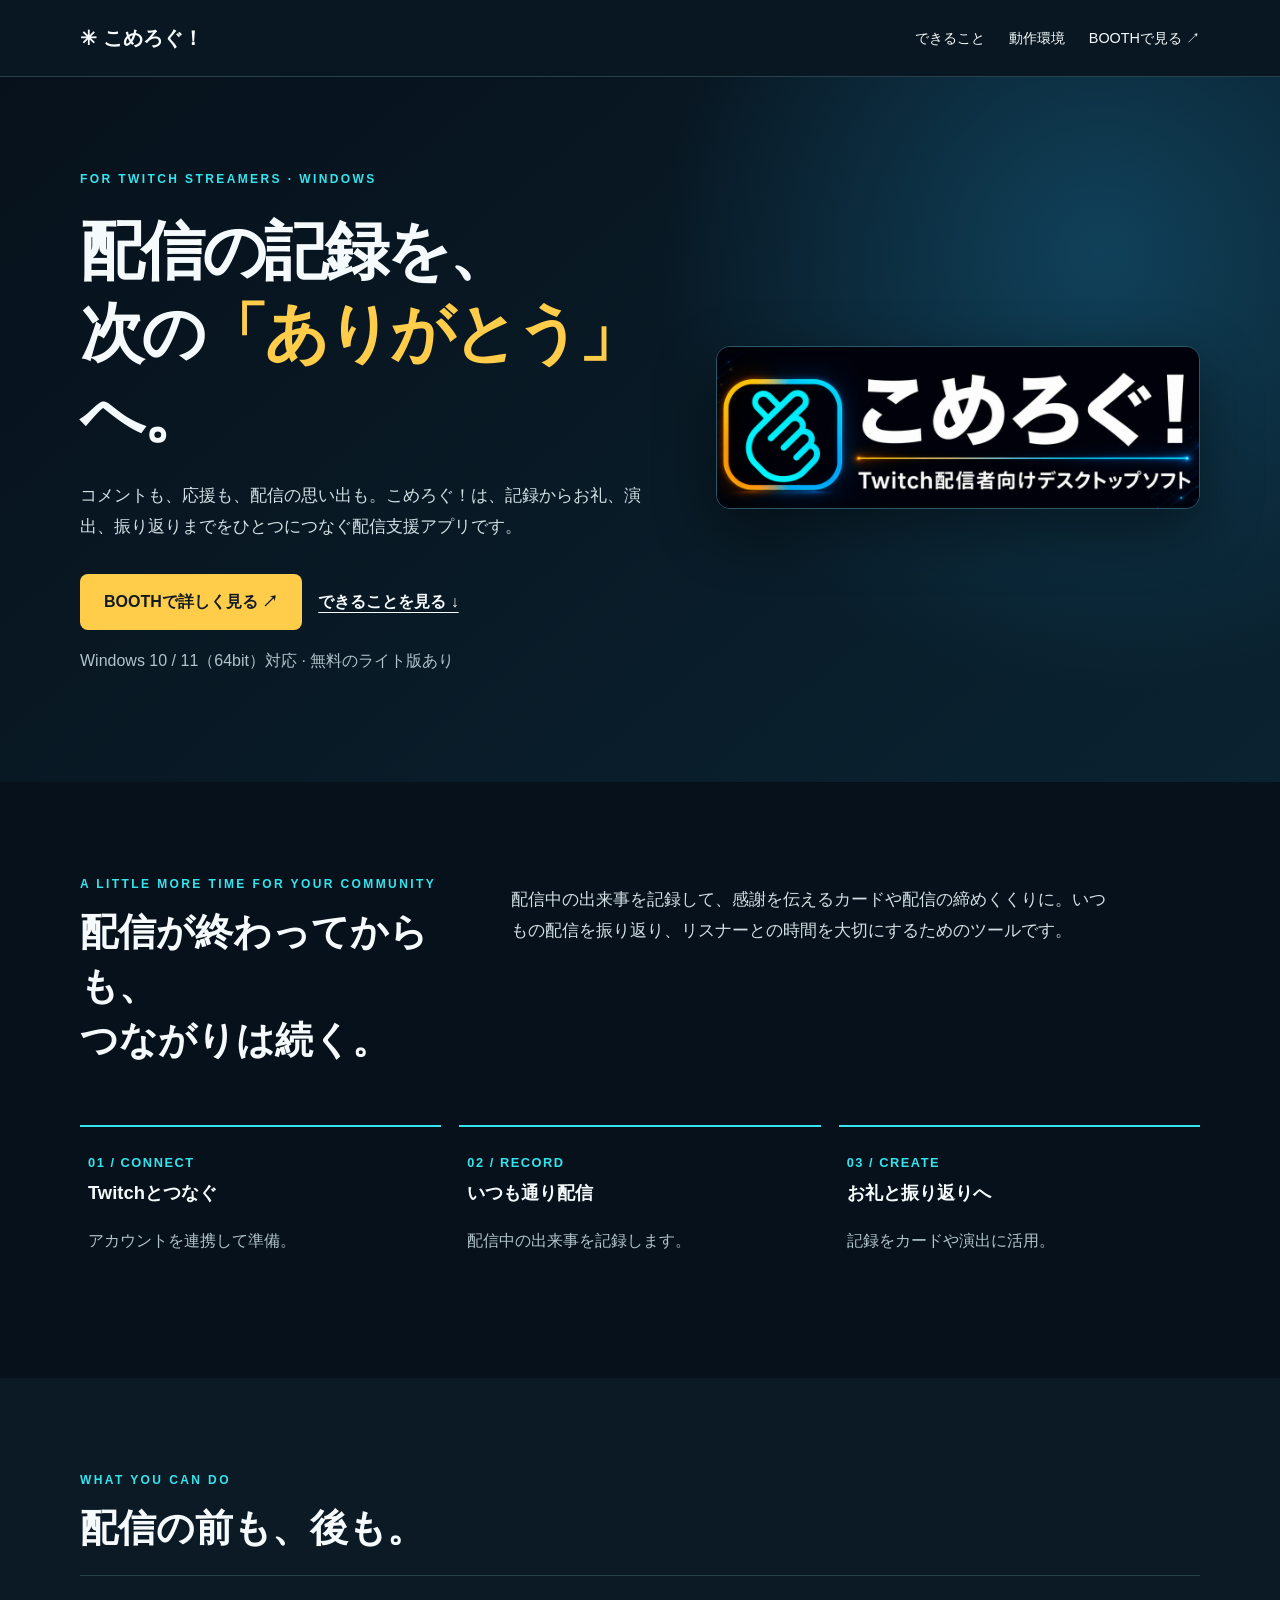
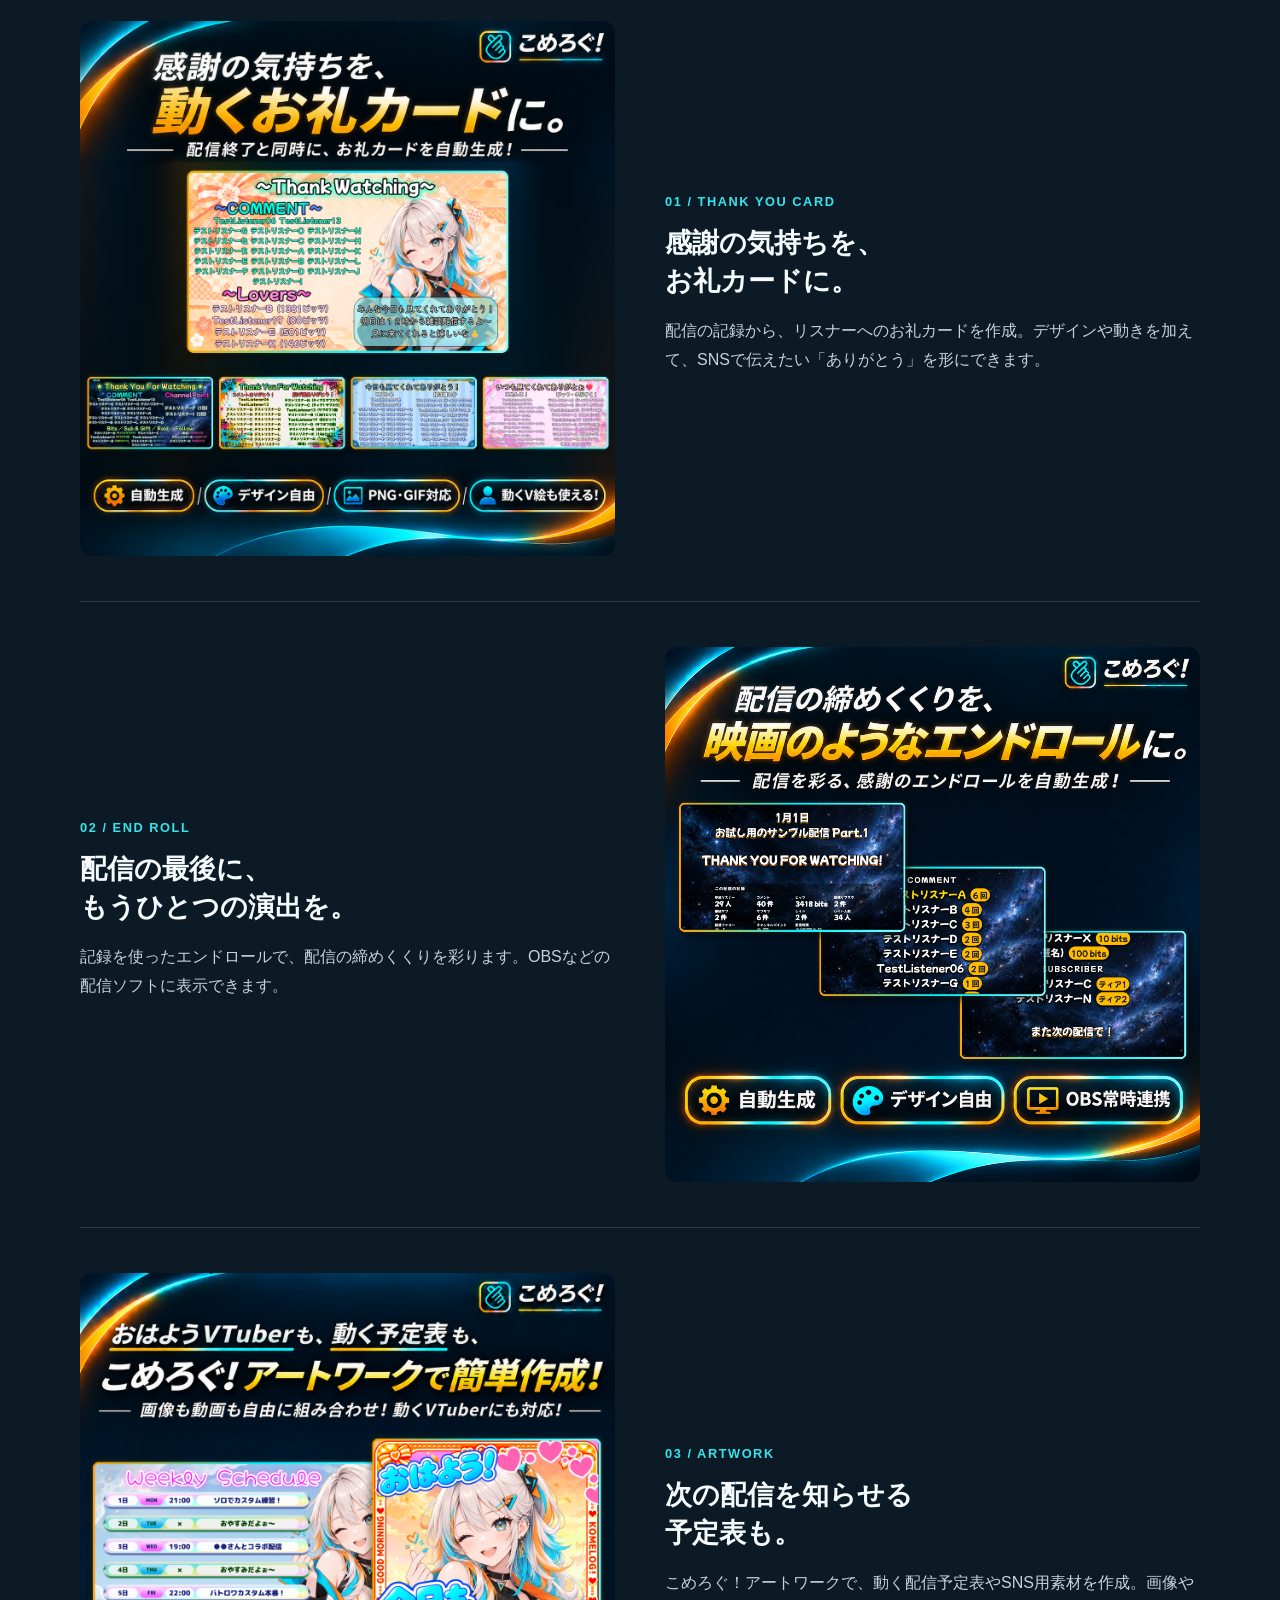
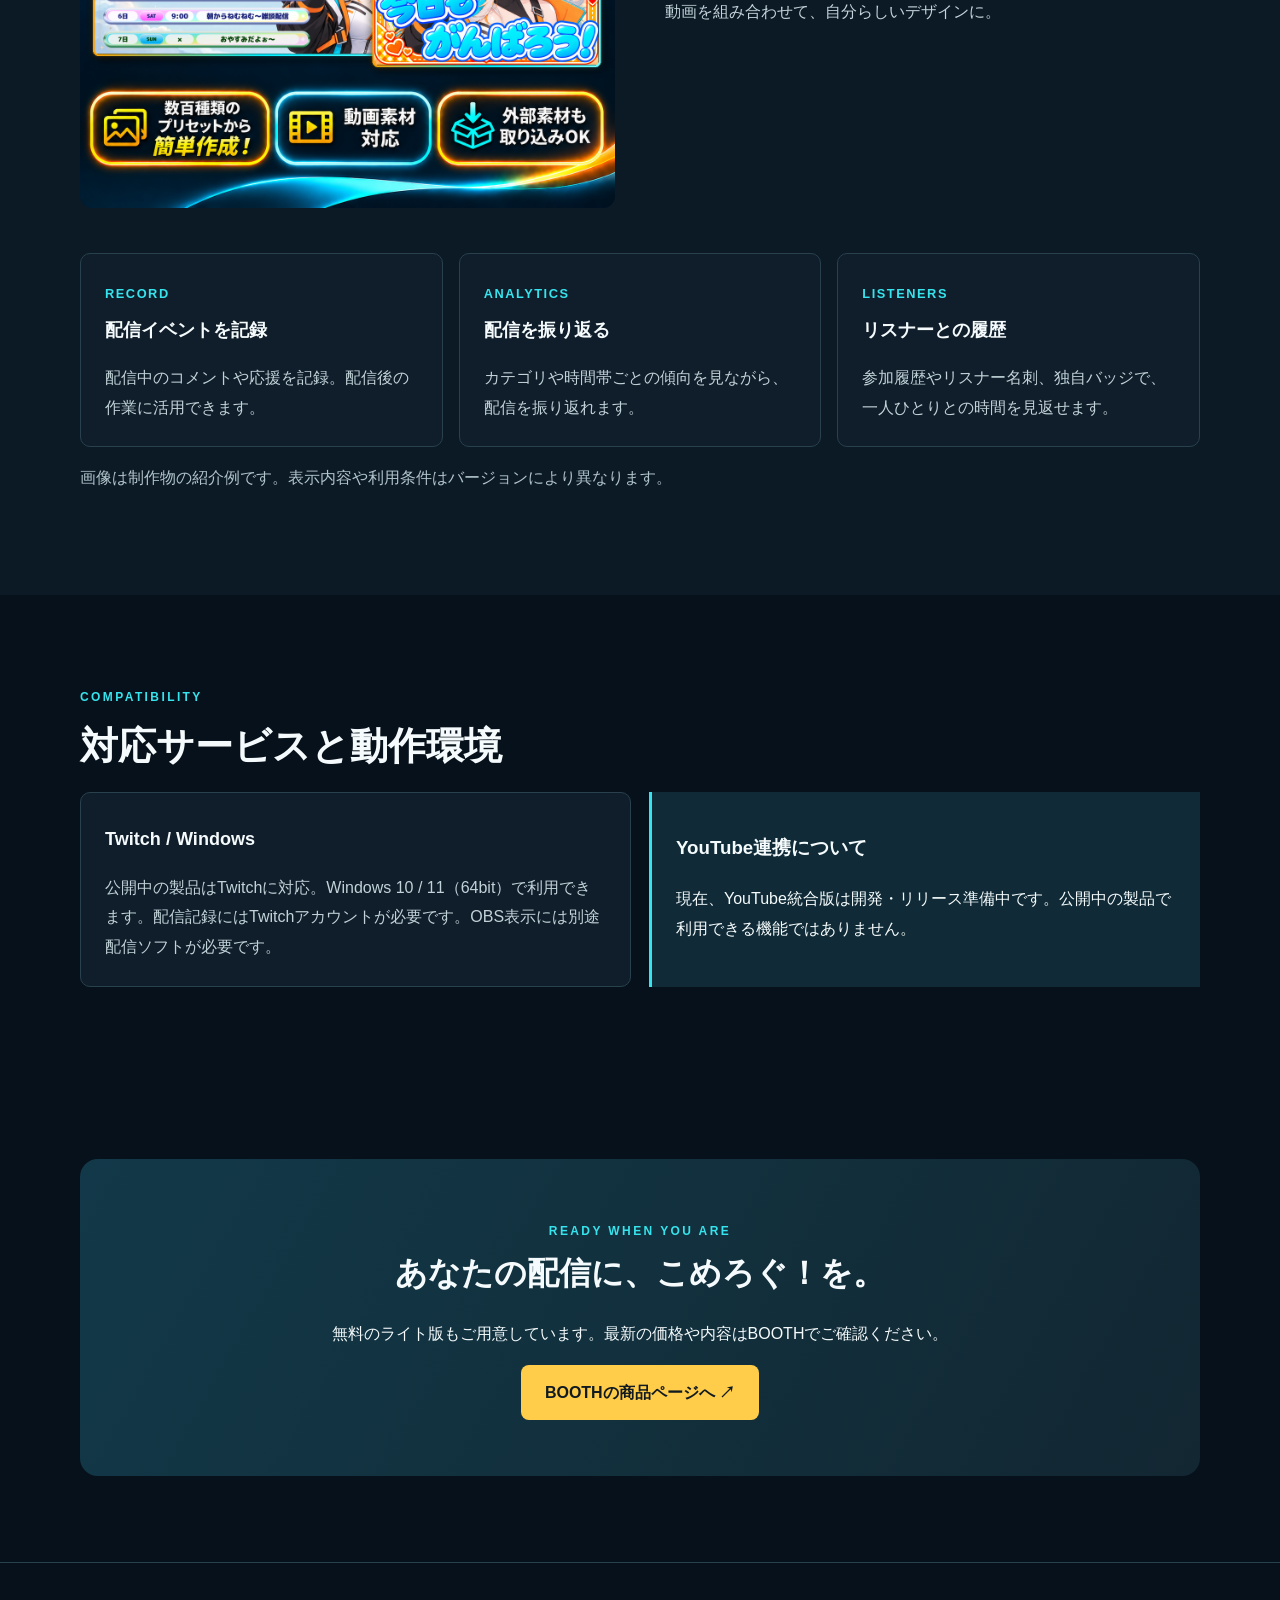
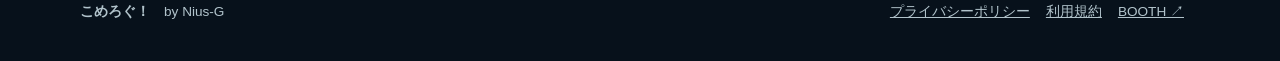
<file: index.html>
<!doctype html><html lang="ja"><head><meta name="google-site-verification" content="UVRrSJT2i6ZaQiTYzdCLrqyXyvm98RT0qCq4ffOTRlQ" /><meta charset="utf-8"><meta name="viewport" content="width=device-width,initial-scale=1"><title>配信の記録を、次の「ありがとう」へ | こめろぐ！</title><meta name="description" content="Windows向け配信支援アプリ。Twitch配信の記録から、お礼カードやエンドロール、配信の振り返りまで。"><meta property="og:type" content="website"><meta property="og:title" content="配信の記録を、次の「ありがとう」へ | こめろぐ！"><meta property="og:description" content="Windows向け配信支援アプリ。Twitch配信の記録から、お礼カードやエンドロール、配信の振り返りまで。"><meta property="og:image" content="brand.png"><link rel="icon" href="icon.png"><link rel="stylesheet" href="style.css"></head><body><header><div class="wrap"><a class="brand" href="index.html">✳ こめろぐ！</a><nav aria-label="メインナビゲーション"><a href="index.html#features">できること</a><a href="index.html#environment">動作環境</a><a href="https://niusg.booth.pm/items/8776690">BOOTHで見る ↗</a></nav></div></header><main><div class="hero"><div class="wrap hero-grid"><div><span class="eyebrow">For Twitch streamers · Windows</span><h1>配信の記録を、<br>次の<em>「ありがとう」</em>へ。</h1><p class="lead">コメントも、応援も、配信の思い出も。こめろぐ！は、記録からお礼、演出、振り返りまでをひとつにつなぐ配信支援アプリです。</p><div class="actions"><a class="button" href="https://niusg.booth.pm/items/8776690">BOOTHで詳しく見る ↗</a><a class="textlink" href="#features">できることを見る ↓</a></div><p class="muted">Windows 10 / 11（64bit）対応 · 無料のライト版あり</p></div><img src="brand.png" alt="こめろぐ！ Twitch配信者向けデスクトップソフトのロゴ"></div></div><section><div class="wrap"><div class="intro"><div><span class="eyebrow">A little more time for your community</span><h2 class="section-title">配信が終わってからも、<br>つながりは続く。</h2></div><p class="lead">配信中の出来事を記録して、感謝を伝えるカードや配信の締めくくりに。いつもの配信を振り返り、リスナーとの時間を大切にするためのツールです。</p></div><div class="steps"><div class="step"><span class="num">01 / CONNECT</span><br><b>Twitchとつなぐ</b><p class="muted">アカウントを連携して準備。</p></div><div class="step"><span class="num">02 / RECORD</span><br><b>いつも通り配信</b><p class="muted">配信中の出来事を記録します。</p></div><div class="step"><span class="num">03 / CREATE</span><br><b>お礼と振り返りへ</b><p class="muted">記録をカードや演出に活用。</p></div></div></div></section><section class="features" id="features"><div class="wrap"><span class="eyebrow">What you can do</span><h2 class="section-title">配信の前も、後も。</h2><div class="feature"><div class="feature-image"><img src="card.png" alt="こめろぐ！で作った動くお礼カードの紹介画像" loading="lazy"></div><div><span class="num">01 / THANK YOU CARD</span><h3>感謝の気持ちを、<br>お礼カードに。</h3><p>配信の記録から、リスナーへのお礼カードを作成。デザインや動きを加えて、SNSで伝えたい「ありがとう」を形にできます。</p></div></div><div class="feature"><div class="feature-image"><img src="credits.png" alt="こめろぐ！のエンドロール機能の紹介画像" loading="lazy"></div><div><span class="num">02 / END ROLL</span><h3>配信の最後に、<br>もうひとつの演出を。</h3><p>記録を使ったエンドロールで、配信の締めくくりを彩ります。OBSなどの配信ソフトに表示できます。</p></div></div><div class="feature"><div class="feature-image"><img src="artwork.png" alt="配信予定表とSNS用画像を紹介するこめろぐ！アートワークの画像" loading="lazy"></div><div><span class="num">03 / ARTWORK</span><h3>次の配信を知らせる<br>予定表も。</h3><p>こめろぐ！アートワークで、動く配信予定表やSNS用素材を作成。画像や動画を組み合わせて、自分らしいデザインに。</p></div></div><div class="grid"><article class="tile"><span class="num">RECORD</span><h3>配信イベントを記録</h3><p>配信中のコメントや応援を記録。配信後の作業に活用できます。</p></article><article class="tile"><span class="num">ANALYTICS</span><h3>配信を振り返る</h3><p>カテゴリや時間帯ごとの傾向を見ながら、配信を振り返れます。</p></article><article class="tile"><span class="num">LISTENERS</span><h3>リスナーとの履歴</h3><p>参加履歴やリスナー名刺、独自バッジで、一人ひとりとの時間を見返せます。</p></article></div><p class="muted">画像は制作物の紹介例です。表示内容や利用条件はバージョンにより異なります。</p></div></section><section id="environment"><div class="wrap"><span class="eyebrow">Compatibility</span><h2 class="section-title">対応サービスと動作環境</h2><div class="env"><div class="tile"><h3>Twitch / Windows</h3><p>公開中の製品はTwitchに対応。Windows 10 / 11（64bit）で利用できます。配信記録にはTwitchアカウントが必要です。OBS表示には別途配信ソフトが必要です。</p></div><div class="notice"><h3>YouTube連携について</h3><p>現在、YouTube統合版は開発・リリース準備中です。公開中の製品で利用できる機能ではありません。</p></div></div></div></section><section><div class="wrap"><div class="cta"><span class="eyebrow">Ready when you are</span><h2>あなたの配信に、こめろぐ！を。</h2><p>無料のライト版もご用意しています。最新の価格や内容はBOOTHでご確認ください。</p><a class="button" href="https://niusg.booth.pm/items/8776690">BOOTHの商品ページへ ↗</a></div></div></section></main><footer><div class="wrap"><div><strong>こめろぐ！</strong>　by Nius-G</div><div><a href="privacy.html">プライバシーポリシー</a><a href="terms.html">利用規約</a><a href="https://niusg.booth.pm/items/8776690">BOOTH ↗</a></div></div></footer></body></html>
</file>
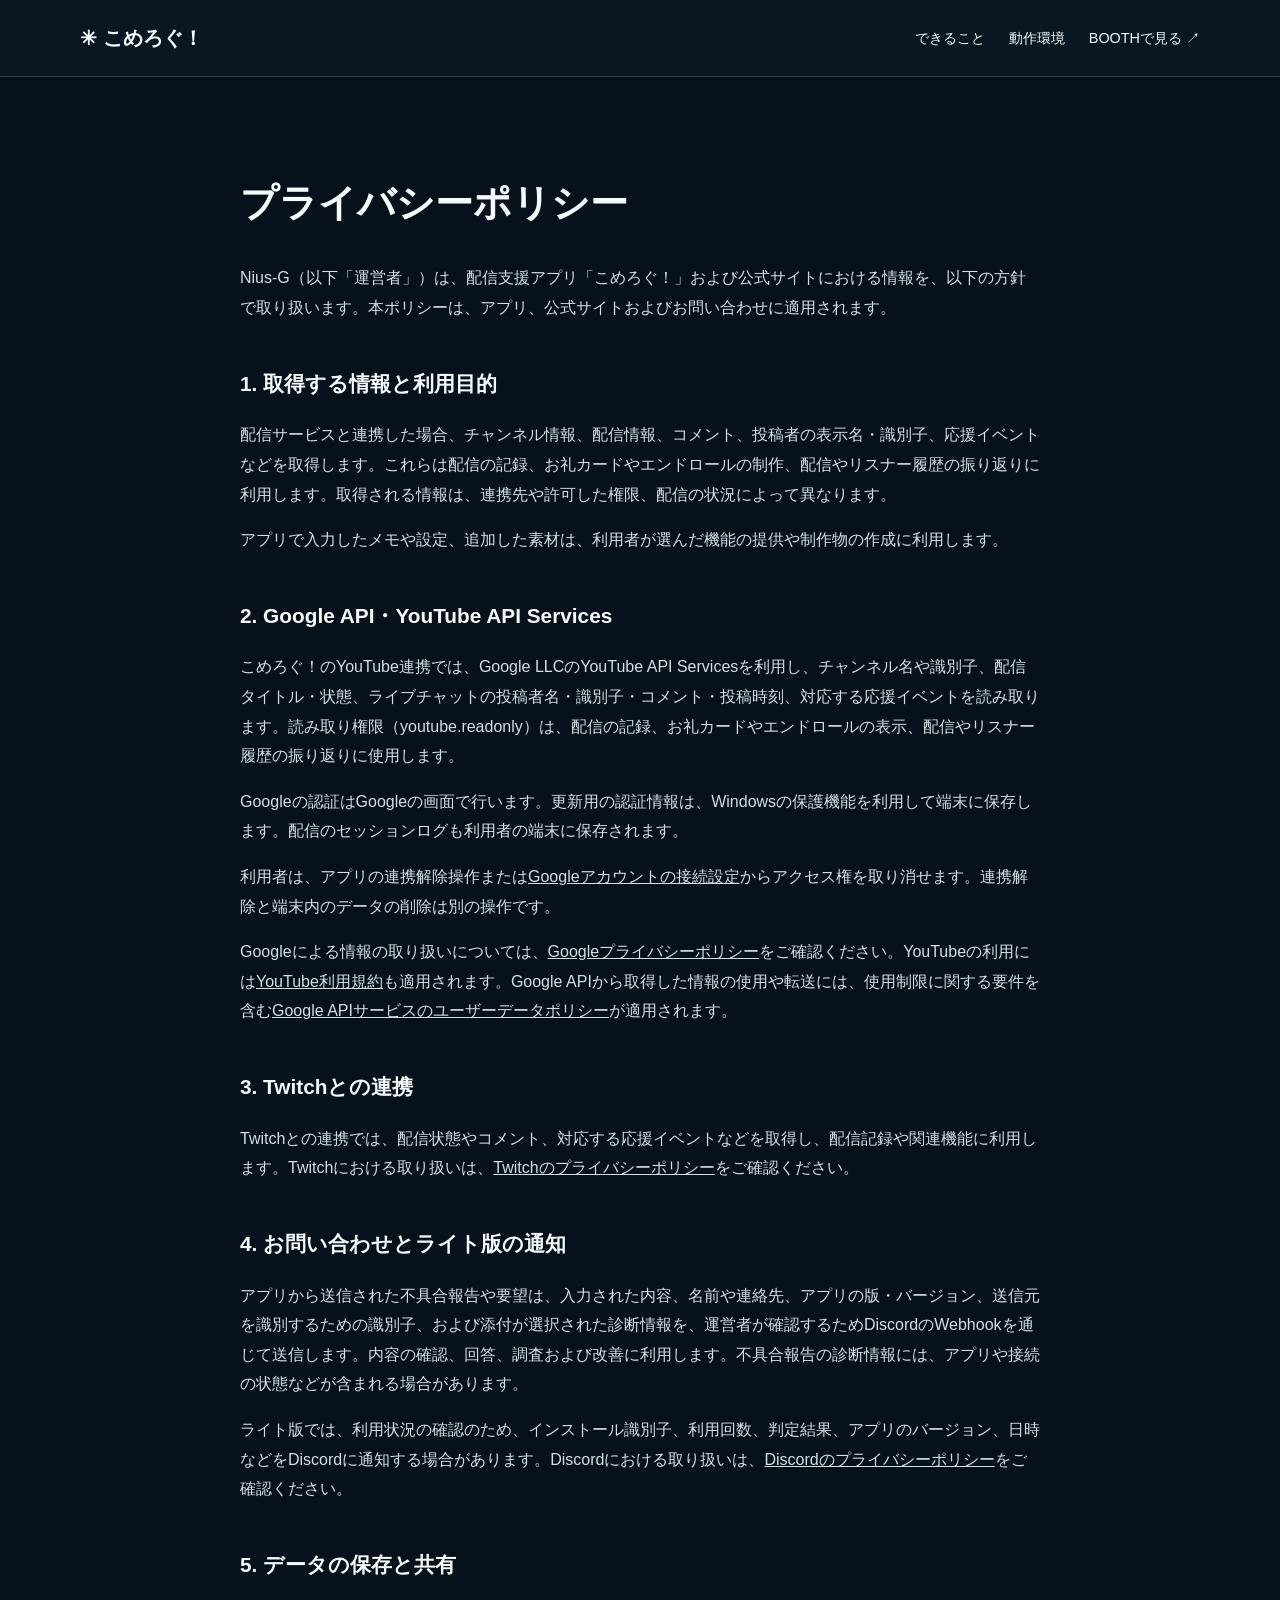
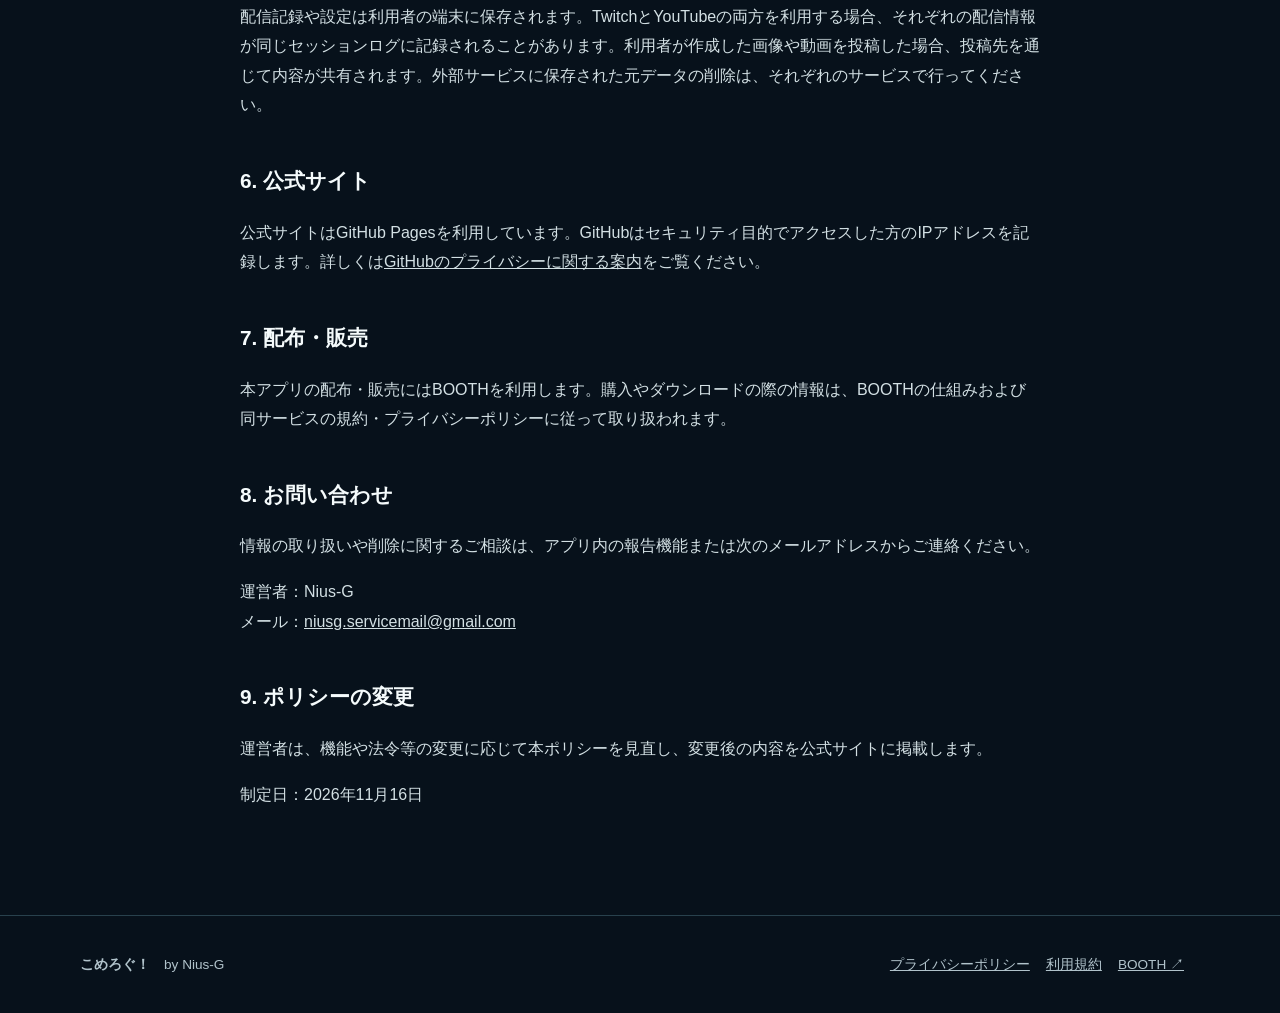
<file: privacy.html>
<!doctype html><html lang="ja"><head><meta charset="utf-8"><meta name="viewport" content="width=device-width,initial-scale=1"><title>プライバシーポリシー | こめろぐ！</title><meta name="description" content="プライバシーポリシー"><meta property="og:type" content="website"><meta property="og:title" content="プライバシーポリシー | こめろぐ！"><meta property="og:description" content="プライバシーポリシー"><meta property="og:image" content="brand.png"><link rel="icon" href="icon.png"><link rel="stylesheet" href="style.css"></head><body><header><div class="wrap"><a class="brand" href="index.html">✳ こめろぐ！</a><nav aria-label="メインナビゲーション"><a href="index.html#features">できること</a><a href="index.html#environment">動作環境</a><a href="https://niusg.booth.pm/items/8776690">BOOTHで見る ↗</a></nav></div></header><main class="wrap legal"><h1>プライバシーポリシー</h1><p>Nius-G（以下「運営者」）は、配信支援アプリ「こめろぐ！」および公式サイトにおける情報を、以下の方針で取り扱います。本ポリシーは、アプリ、公式サイトおよびお問い合わせに適用されます。</p><h2>1. 取得する情報と利用目的</h2><p>配信サービスと連携した場合、チャンネル情報、配信情報、コメント、投稿者の表示名・識別子、応援イベントなどを取得します。これらは配信の記録、お礼カードやエンドロールの制作、配信やリスナー履歴の振り返りに利用します。取得される情報は、連携先や許可した権限、配信の状況によって異なります。</p><p>アプリで入力したメモや設定、追加した素材は、利用者が選んだ機能の提供や制作物の作成に利用します。</p><h2>2. Google API・YouTube API Services</h2><p>こめろぐ！のYouTube連携では、Google LLCのYouTube API Servicesを利用し、チャンネル名や識別子、配信タイトル・状態、ライブチャットの投稿者名・識別子・コメント・投稿時刻、対応する応援イベントを読み取ります。読み取り権限（youtube.readonly）は、配信の記録、お礼カードやエンドロールの表示、配信やリスナー履歴の振り返りに使用します。</p><p>Googleの認証はGoogleの画面で行います。更新用の認証情報は、Windowsの保護機能を利用して端末に保存します。配信のセッションログも利用者の端末に保存されます。</p><p>利用者は、アプリの連携解除操作または<a href="https://security.google.com/settings/security/permissions">Googleアカウントの接続設定</a>からアクセス権を取り消せます。連携解除と端末内のデータの削除は別の操作です。</p><p>Googleによる情報の取り扱いについては、<a href="https://policies.google.com/privacy">Googleプライバシーポリシー</a>をご確認ください。YouTubeの利用には<a href="https://www.youtube.com/t/terms">YouTube利用規約</a>も適用されます。Google APIから取得した情報の使用や転送には、使用制限に関する要件を含む<a href="https://developers.google.com/terms/api-services-user-data-policy">Google APIサービスのユーザーデータポリシー</a>が適用されます。</p><h2>3. Twitchとの連携</h2><p>Twitchとの連携では、配信状態やコメント、対応する応援イベントなどを取得し、配信記録や関連機能に利用します。Twitchにおける取り扱いは、<a href="https://www.twitch.tv/p/ja-jp/legal/privacy-notice/">Twitchのプライバシーポリシー</a>をご確認ください。</p><h2>4. お問い合わせとライト版の通知</h2><p>アプリから送信された不具合報告や要望は、入力された内容、名前や連絡先、アプリの版・バージョン、送信元を識別するための識別子、および添付が選択された診断情報を、運営者が確認するためDiscordのWebhookを通じて送信します。内容の確認、回答、調査および改善に利用します。不具合報告の診断情報には、アプリや接続の状態などが含まれる場合があります。</p><p>ライト版では、利用状況の確認のため、インストール識別子、利用回数、判定結果、アプリのバージョン、日時などをDiscordに通知する場合があります。Discordにおける取り扱いは、<a href="https://discord.com/privacy">Discordのプライバシーポリシー</a>をご確認ください。</p><h2>5. データの保存と共有</h2><p>配信記録や設定は利用者の端末に保存されます。TwitchとYouTubeの両方を利用する場合、それぞれの配信情報が同じセッションログに記録されることがあります。利用者が作成した画像や動画を投稿した場合、投稿先を通じて内容が共有されます。外部サービスに保存された元データの削除は、それぞれのサービスで行ってください。</p><h2>6. 公式サイト</h2><p>公式サイトはGitHub Pagesを利用しています。GitHubはセキュリティ目的でアクセスした方のIPアドレスを記録します。詳しくは<a href="https://docs.github.com/en/site-policy/privacy-policies/github-general-privacy-statement">GitHubのプライバシーに関する案内</a>をご覧ください。</p><h2>7. 配布・販売</h2><p>本アプリの配布・販売にはBOOTHを利用します。購入やダウンロードの際の情報は、BOOTHの仕組みおよび同サービスの規約・プライバシーポリシーに従って取り扱われます。</p><h2>8. お問い合わせ</h2><p>情報の取り扱いや削除に関するご相談は、アプリ内の報告機能または次のメールアドレスからご連絡ください。</p><p>運営者：Nius-G<br>メール：<a href="mailto:niusg.servicemail@gmail.com">niusg.servicemail@gmail.com</a></p><h2>9. ポリシーの変更</h2><p>運営者は、機能や法令等の変更に応じて本ポリシーを見直し、変更後の内容を公式サイトに掲載します。</p><p>制定日：2026年11月16日</p></main><footer><div class="wrap"><div><strong>こめろぐ！</strong>　by Nius-G</div><div><a href="privacy.html">プライバシーポリシー</a><a href="terms.html">利用規約</a><a href="https://niusg.booth.pm/items/8776690">BOOTH ↗</a></div></div></footer></body></html>
</file>
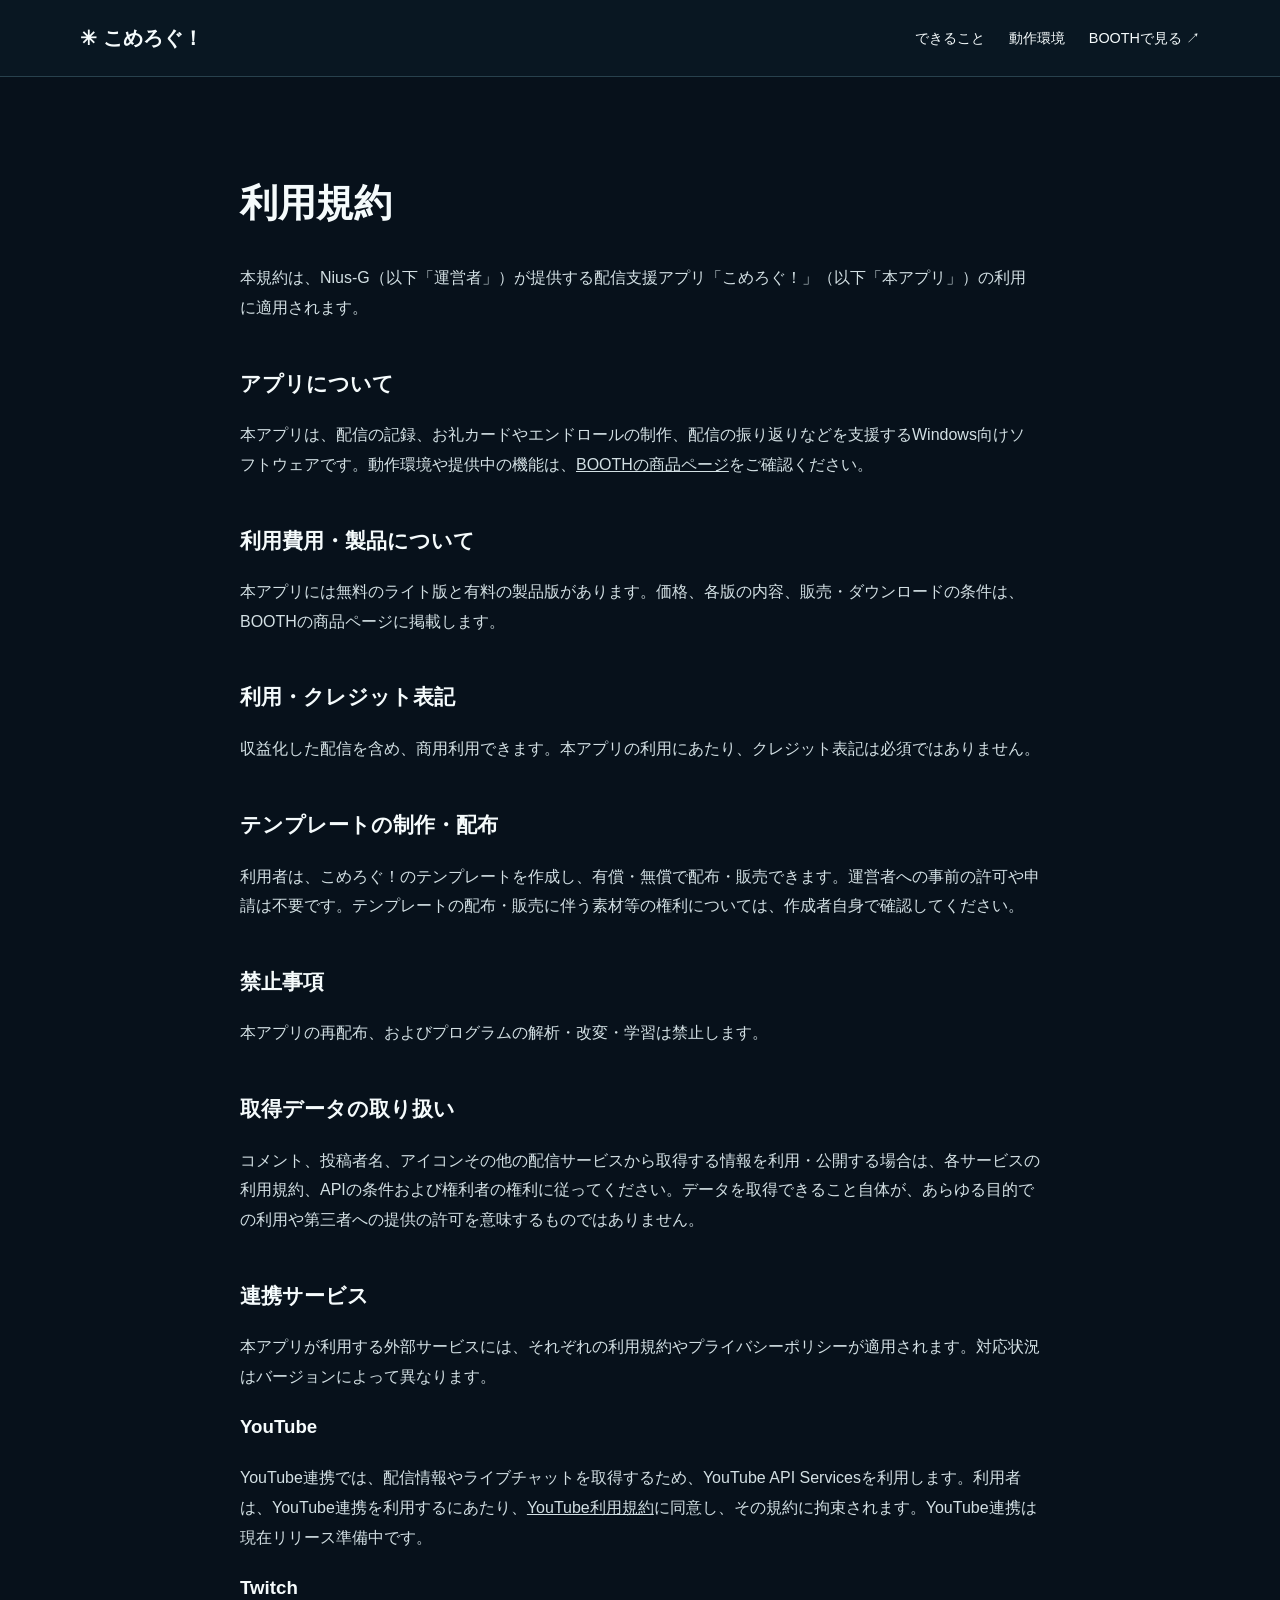
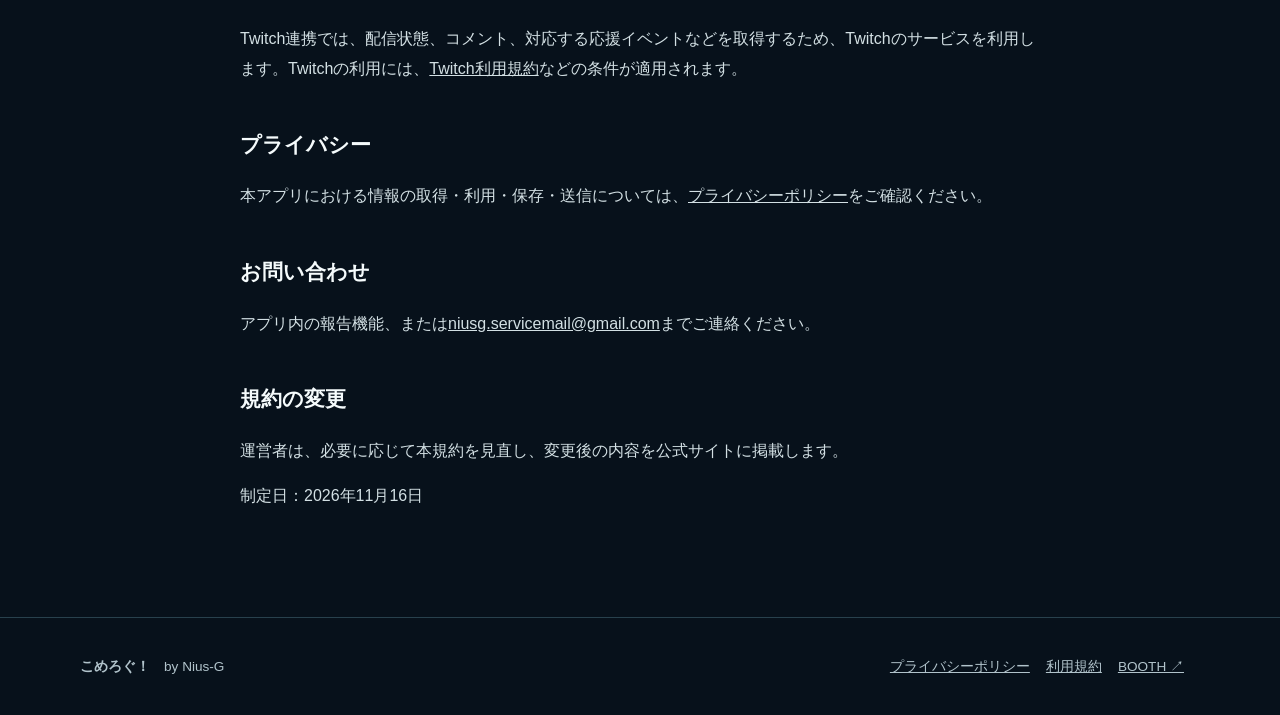
<file: terms.html>
<!doctype html><html lang="ja"><head><meta charset="utf-8"><meta name="viewport" content="width=device-width,initial-scale=1"><title>利用規約 | こめろぐ！</title><meta name="description" content="利用規約"><meta property="og:type" content="website"><meta property="og:title" content="利用規約 | こめろぐ！"><meta property="og:description" content="利用規約"><meta property="og:image" content="brand.png"><link rel="icon" href="icon.png"><link rel="stylesheet" href="style.css"></head><body><header><div class="wrap"><a class="brand" href="index.html">✳ こめろぐ！</a><nav aria-label="メインナビゲーション"><a href="index.html#features">できること</a><a href="index.html#environment">動作環境</a><a href="https://niusg.booth.pm/items/8776690">BOOTHで見る ↗</a></nav></div></header><main class="wrap legal"><h1>利用規約</h1><p>本規約は、Nius-G（以下「運営者」）が提供する配信支援アプリ「こめろぐ！」（以下「本アプリ」）の利用に適用されます。</p><h2>アプリについて</h2><p>本アプリは、配信の記録、お礼カードやエンドロールの制作、配信の振り返りなどを支援するWindows向けソフトウェアです。動作環境や提供中の機能は、<a href="https://niusg.booth.pm/items/8776690">BOOTHの商品ページ</a>をご確認ください。</p><h2>利用費用・製品について</h2><p>本アプリには無料のライト版と有料の製品版があります。価格、各版の内容、販売・ダウンロードの条件は、BOOTHの商品ページに掲載します。</p><h2>利用・クレジット表記</h2><p>収益化した配信を含め、商用利用できます。本アプリの利用にあたり、クレジット表記は必須ではありません。</p><h2>テンプレートの制作・配布</h2><p>利用者は、こめろぐ！のテンプレートを作成し、有償・無償で配布・販売できます。運営者への事前の許可や申請は不要です。テンプレートの配布・販売に伴う素材等の権利については、作成者自身で確認してください。</p><h2>禁止事項</h2><p>本アプリの再配布、およびプログラムの解析・改変・学習は禁止します。</p><h2>取得データの取り扱い</h2><p>コメント、投稿者名、アイコンその他の配信サービスから取得する情報を利用・公開する場合は、各サービスの利用規約、APIの条件および権利者の権利に従ってください。データを取得できること自体が、あらゆる目的での利用や第三者への提供の許可を意味するものではありません。</p><h2>連携サービス</h2><p>本アプリが利用する外部サービスには、それぞれの利用規約やプライバシーポリシーが適用されます。対応状況はバージョンによって異なります。</p><h3>YouTube</h3><p>YouTube連携では、配信情報やライブチャットを取得するため、YouTube API Servicesを利用します。利用者は、YouTube連携を利用するにあたり、<a href="https://www.youtube.com/t/terms">YouTube利用規約</a>に同意し、その規約に拘束されます。YouTube連携は現在リリース準備中です。</p><h3>Twitch</h3><p>Twitch連携では、配信状態、コメント、対応する応援イベントなどを取得するため、Twitchのサービスを利用します。Twitchの利用には、<a href="https://www.twitch.tv/p/ja-jp/legal/terms-of-service/">Twitch利用規約</a>などの条件が適用されます。</p><h2>プライバシー</h2><p>本アプリにおける情報の取得・利用・保存・送信については、<a href="privacy.html">プライバシーポリシー</a>をご確認ください。</p><h2>お問い合わせ</h2><p>アプリ内の報告機能、または<a href="mailto:niusg.servicemail@gmail.com">niusg.servicemail@gmail.com</a>までご連絡ください。</p><h2>規約の変更</h2><p>運営者は、必要に応じて本規約を見直し、変更後の内容を公式サイトに掲載します。</p><p>制定日：2026年11月16日</p></main><footer><div class="wrap"><div><strong>こめろぐ！</strong>　by Nius-G</div><div><a href="privacy.html">プライバシーポリシー</a><a href="terms.html">利用規約</a><a href="https://niusg.booth.pm/items/8776690">BOOTH ↗</a></div></div></footer></body></html>
</file>
<file: style.css>
:root{color-scheme:dark;--bg:#07111b;--panel:#101e2b;--line:#28414d;--cyan:#36e4ed;--amber:#ffcd4a;--muted:#b1c3cb}*{box-sizing:border-box}html{scroll-behavior:smooth}body{margin:0;background:var(--bg);color:#f5fbfc;font-family:'Yu Gothic UI','Meiryo',sans-serif;line-height:1.85}a{color:inherit}a:focus-visible{outline:3px solid var(--amber);outline-offset:4px}.wrap{width:min(1120px,calc(100% - 40px));margin:auto}header{border-bottom:1px solid var(--line);background:#091722}header .wrap{min-height:76px;display:flex;align-items:center;justify-content:space-between;gap:20px}.brand{font-weight:900;font-size:1.25rem;text-decoration:none}nav{display:flex;gap:24px;align-items:center;font-size:.9rem}nav a{text-decoration:none}nav a:hover,.textlink:hover{color:var(--cyan)}.hero{padding:86px 0 90px;background:radial-gradient(circle at 86% 25%,#10415a 0,transparent 36%),linear-gradient(140deg,#07111b,#0a2331)}.hero-grid{display:grid;grid-template-columns:1.1fr .9fr;align-items:center;gap:44px}.eyebrow{font-size:.75rem;letter-spacing:.2em;color:var(--cyan);font-weight:800;text-transform:uppercase}.hero h1{font-size:clamp(2.3rem,5vw,4.5rem);line-height:1.28;letter-spacing:-.05em;margin:18px 0 24px}.hero h1 em{font-style:normal;color:var(--amber)}.lead{font-size:1.05rem;color:#d2e0e4;max-width:36em}.hero img{width:100%;border-radius:14px;border:1px solid #2b5768;box-shadow:0 20px 60px #0007}.actions{display:flex;flex-wrap:wrap;gap:16px;align-items:center;margin-top:32px}.button{display:inline-block;background:var(--amber);color:#111a20;text-decoration:none;padding:13px 24px;border-radius:8px;font-weight:800}.button:hover{background:#ffe17f}.textlink{font-weight:700;text-underline-offset:5px}section{padding:86px 0}.intro{display:grid;grid-template-columns:.7fr 1.3fr;gap:60px}.section-title{font-size:clamp(1.8rem,3vw,2.6rem);line-height:1.4;margin:8px 0 20px}.muted{color:var(--muted)}.steps{display:grid;grid-template-columns:repeat(3,1fr);gap:18px;margin-top:38px}.step{border-top:2px solid var(--cyan);padding:20px 8px}.step b{font-size:1.15rem}.num{color:var(--cyan);font-weight:800;font-size:.8rem;letter-spacing:.12em}.features{background:#0c1a26}.feature{display:grid;grid-template-columns:1fr 1fr;gap:50px;align-items:center;padding:45px 0;border-top:1px solid var(--line)}.feature:nth-child(even) .feature-image{order:2}.feature img{width:100%;display:block;border-radius:12px}.feature h3{font-size:1.7rem;line-height:1.4;margin:8px 0}.feature p{color:#c3d4da}.feature small{color:var(--muted)}.grid{display:grid;grid-template-columns:repeat(3,1fr);gap:16px}.tile{background:var(--panel);border:1px solid var(--line);padding:24px;border-radius:10px}.tile h3{margin:6px 0;font-size:1.13rem}.tile p{color:#c1d2d8;margin-bottom:0}.env{display:grid;grid-template-columns:1fr 1fr;gap:18px}.notice{background:#102b37;border-left:3px solid var(--cyan);padding:20px 24px}.cta{text-align:center;background:linear-gradient(120deg,#123949,#122732);border-radius:18px;padding:56px 24px}.cta h2{font-size:2rem;margin:0}.legal{max-width:800px;padding:64px 0 90px}.legal h1{font-size:2.4rem}.legal h2{font-size:1.3rem;margin-top:42px}.legal p,.legal li{color:#d3e0e4}.draft{border:1px solid #efba44;background:#332b13;color:#ffe5a0;padding:18px;border-radius:8px}footer{border-top:1px solid var(--line);padding:36px 0;color:var(--muted);font-size:.85rem}footer .wrap{display:flex;justify-content:space-between;gap:18px;flex-wrap:wrap}footer a{margin-right:16px}@media(max-width:720px){header .wrap{align-items:flex-start;padding:17px 0;flex-direction:column;gap:8px}nav{gap:14px;flex-wrap:wrap;font-size:.8rem}.hero{padding:52px 0}.hero-grid,.intro,.feature,.env{grid-template-columns:1fr;gap:24px}.hero img{order:-1}.feature:nth-child(even) .feature-image{order:0}.steps,.grid{grid-template-columns:1fr}section{padding:60px 0}.feature{padding:30px 0}.legal{padding-top:40px}}
</file>
